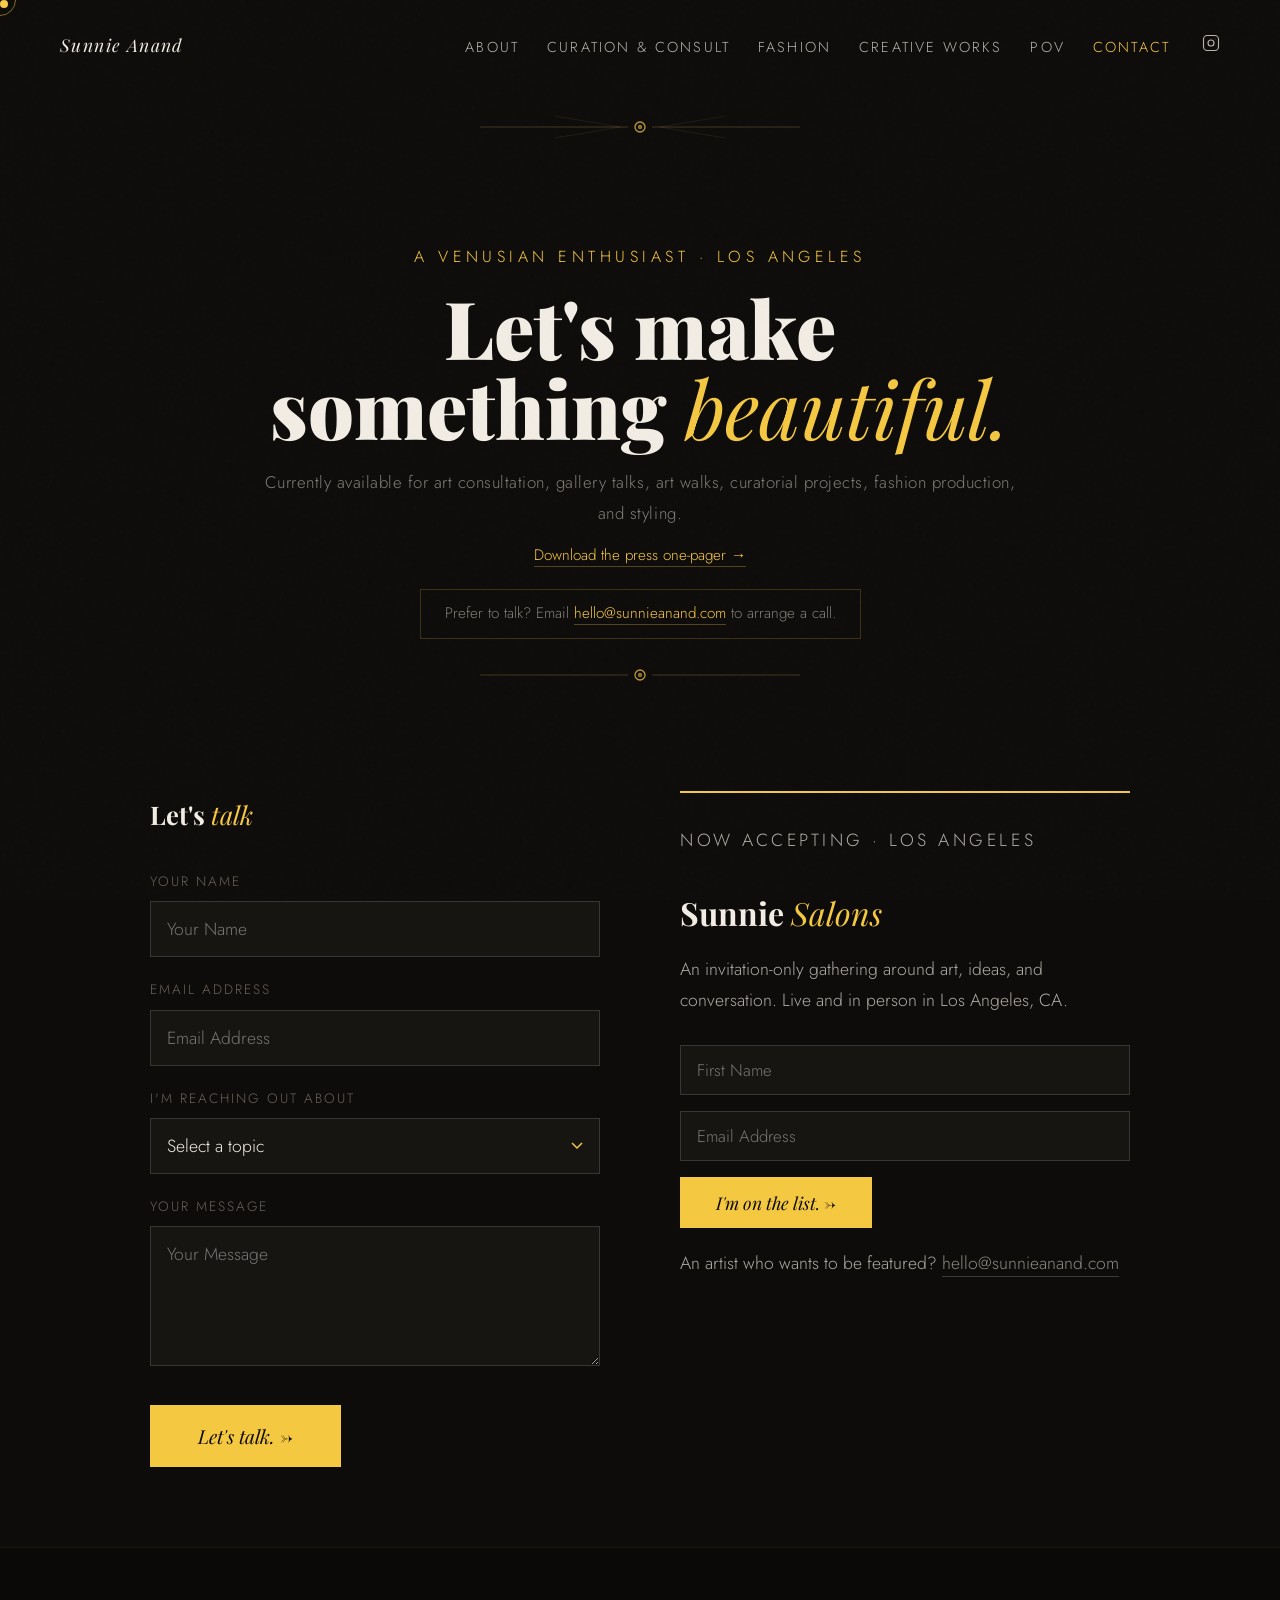
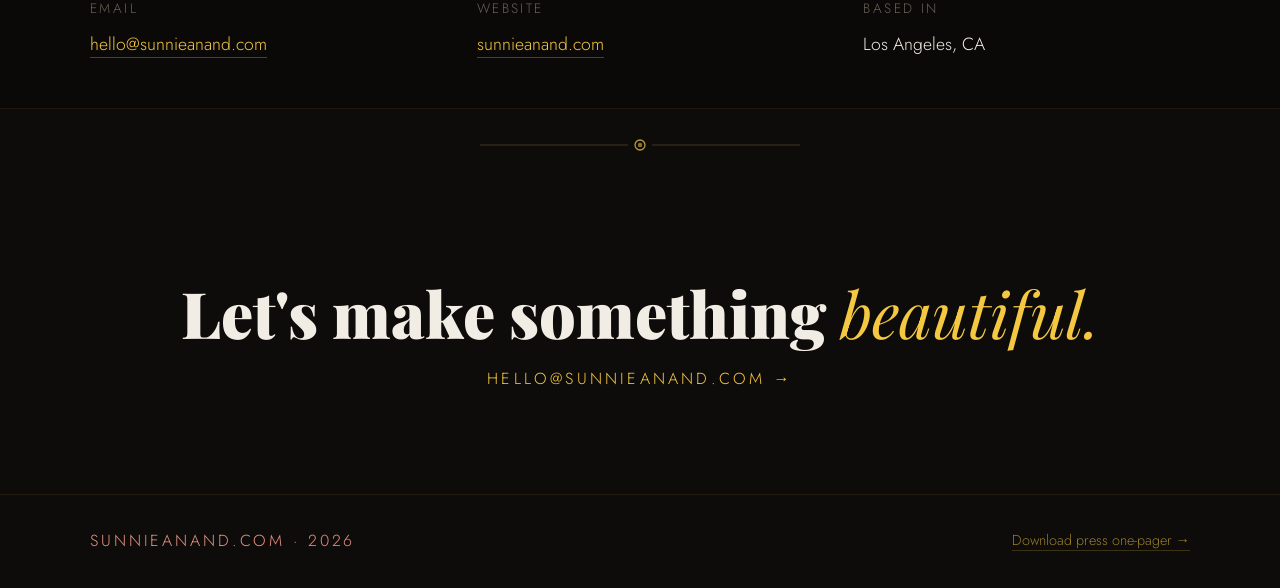
<file: contact.html>
<!DOCTYPE html>
<html lang="en">
<head>
<meta charset="UTF-8"><meta name="viewport" content="width=device-width, initial-scale=1.0">
<title>Contact — Sunnie Anand</title>
<link href="https://fonts.googleapis.com/css2?family=Playfair+Display:ital,wght@0,400;0,700;0,900;1,400;1,700&family=Jost:ital,wght@0,200;0,300;0,400;1,300;1,400&display=swap" rel="stylesheet">
<style>
* { margin:0; padding:0; box-sizing:border-box; }
:root { --black:#0e0c0a; --off-white:#f2ede4; --warm-white:#faf7f2; --marigold:#f5c842; --gold:#c9a84c; --rose:#e8917f; --rose-deep:#8c4a3f; --ink:#1c1814; --mid:#6b6259; }
html { scroll-behavior:smooth; overflow-x:hidden; }
body { background:var(--black); color:var(--off-white); font-family:'Jost',sans-serif; font-weight:300; font-size:1.2rem; line-height:1.8; overflow-x:hidden; cursor:none; }
.cursor { width:8px; height:8px; background:var(--marigold); border-radius:50%; position:fixed; top:0; left:0; pointer-events:none; z-index:9999; mix-blend-mode:screen; }
.cursor-ring { width:32px; height:32px; border:1px solid rgba(245,200,66,0.5); border-radius:50%; position:fixed; top:0; left:0; pointer-events:none; z-index:9998; transition:transform 0.4s ease, width 0.3s, height 0.3s, border-color 0.3s; }
body::before { content:''; position:fixed; inset:0; background-image:url("data:image/svg+xml,%3Csvg viewBox='0 0 256 256' xmlns='http://www.w3.org/2000/svg'%3E%3Cfilter id='noise'%3E%3CfeTurbulence type='fractalNoise' baseFrequency='0.9' numOctaves='4' stitchTiles='stitch'/%3E%3C/filter%3E%3Crect width='100%25' height='100%25' filter='url(%23noise)' opacity='0.04'/%3E%3C/svg%3E"); pointer-events:none; z-index:1000; opacity:0.5; }

/* NAV */
nav { display:flex; justify-content:space-between; align-items:center; padding:28px 60px; position:relative; z-index:20; }
.nav-logo { font-family:'Playfair Display',serif; font-style:italic; font-weight:400; font-size:1.1rem; letter-spacing:0.08em; color:var(--off-white); text-decoration:none; transition:color 0.2s; }
.nav-logo:hover { color:var(--marigold); }
.nav-links { display:flex; gap:28px; list-style:none; flex-wrap:wrap; align-items:center; }
.nav-links a { font-size:0.9rem; letter-spacing:0.15em; text-transform:uppercase; color:rgba(242,237,228,0.75); text-decoration:none; transition:color 0.2s; }
.nav-links a:hover, .nav-links a.active { color:var(--marigold); }
.hamburger { display:none; flex-direction:column; gap:5px; cursor:pointer; padding:8px; z-index:200; background:none; border:none; }
.hamburger span { display:block; width:24px; height:2px; background:var(--off-white); transition:transform 0.3s, opacity 0.3s; }
.hamburger.open span:nth-child(1) { transform:translateY(7px) rotate(45deg); }
.hamburger.open span:nth-child(2) { opacity:0; }
.hamburger.open span:nth-child(3) { transform:translateY(-7px) rotate(-45deg); }
.mobile-menu { display:none; position:fixed; inset:0; background:rgba(14,12,10,0.98); z-index:150; flex-direction:column; align-items:center; justify-content:center; }
.mobile-menu.open { display:flex; }
.mobile-menu a { font-family:'Playfair Display',serif; font-size:clamp(1.6rem,6vw,2.4rem); font-style:italic; color:var(--off-white); text-decoration:none; padding:16px 40px; letter-spacing:0.04em; transition:color 0.2s; border-bottom:1px solid rgba(245,200,66,0.08); width:100%; text-align:center; }
.mobile-menu a:last-child { border-bottom:none; }
.mobile-menu a:hover, .mobile-menu a.active { color:var(--marigold); }
.mobile-menu-close { position:absolute; top:24px; right:24px; font-size:2rem; color:var(--off-white); background:none; border:none; cursor:pointer; padding:8px; opacity:0.7; line-height:1; }
@media(max-width:900px) { nav { padding:20px 24px; } .nav-links { display:none; } .hamburger { display:flex; } }

/* BURST */
.burst-divider { width:100%; display:flex; align-items:center; justify-content:center; padding:20px 0; }

/* PAGE HERO */
.contact-hero { max-width:900px; margin:0 auto; padding:80px 60px 0; text-align:center; }
.contact-eyebrow { font-size:1rem; letter-spacing:0.28em; text-transform:uppercase; color:var(--marigold); margin-bottom:16px; opacity:0; animation:fadeUp 0.8s 0.2s forwards; }
.contact-h1 { font-family:'Playfair Display',serif; font-size:clamp(2.5rem,7vw,5rem); font-weight:900; color:var(--off-white); line-height:1; opacity:0; animation:fadeUp 0.8s 0.4s forwards; }
.contact-h1 em { color:var(--marigold); font-style:italic; font-weight:400; }
.contact-avail { margin-top:20px; font-size:1.05rem; color:rgba(242,237,228,0.5); font-family:'Jost',sans-serif; font-weight:300; letter-spacing:0.03em; opacity:0; animation:fadeUp 0.8s 0.55s forwards; }
.contact-press-above { margin-top:14px; font-size:0.95rem; color:rgba(242,237,228,0.4); font-family:'Jost',sans-serif; font-weight:300; opacity:0; animation:fadeUp 0.8s 0.65s forwards; }
.contact-press-above a { color:var(--marigold); text-decoration:none; border-bottom:1px solid rgba(245,200,66,0.3); transition:border-color 0.2s; }
.contact-press-above a:hover { border-color:var(--marigold); }

/* PREFER TO TALK */
.prefer-talk { display:inline-block; margin-top:20px; border:1px solid rgba(245,200,66,0.2); padding:10px 24px; font-size:0.95rem; color:rgba(242,237,228,0.5); font-family:'Jost',sans-serif; font-weight:300; opacity:0; animation:fadeUp 0.8s 0.75s forwards; }
.prefer-talk a { color:var(--marigold); text-decoration:none; border-bottom:1px solid rgba(245,200,66,0.3); }
.prefer-talk a:hover { border-color:var(--marigold); }

/* MAIN LAYOUT */
.contact-grid { display:grid; grid-template-columns:1fr 1fr; gap:80px; max-width:1100px; margin:0 auto; padding:80px 60px; align-items:start; }

/* FORM */
.contact-form-col h2 { font-family:'Playfair Display',serif; font-size:1.6rem; font-weight:700; color:var(--off-white); margin-bottom:32px; }
.contact-form-col h2 em { color:var(--marigold); font-style:italic; font-weight:400; }
.form-group { margin-bottom:20px; }
.form-group label { display:block; font-size:0.85rem; letter-spacing:0.15em; text-transform:uppercase; color:var(--mid); margin-bottom:8px; }
.form-group input,
.form-group select,
.form-group textarea { width:100%; background:rgba(242,237,228,0.04); border:1px solid rgba(242,237,228,0.15); color:var(--off-white); font-family:'Jost',sans-serif; font-weight:300; font-size:1.1rem; padding:14px 16px; outline:none; transition:border-color 0.2s; -webkit-appearance:none; appearance:none; }
.form-group input:focus,
.form-group select:focus,
.form-group textarea:focus { border-color:var(--marigold); }
.form-group select { background-image:url("data:image/svg+xml,%3Csvg xmlns='http://www.w3.org/2000/svg' width='12' height='8' viewBox='0 0 12 8'%3E%3Cpath d='M1 1l5 5 5-5' stroke='%23f5c842' stroke-width='1.5' fill='none'/%3E%3C/svg%3E"); background-repeat:no-repeat; background-position:right 16px center; padding-right:40px; cursor:pointer; }
.form-group select option { background:#1a1814; color:var(--off-white); }
.form-group textarea { resize:vertical; min-height:140px; }
.form-submit { font-family:'Playfair Display',serif; font-style:italic; font-size:1.2rem; color:var(--black); background:var(--marigold); border:none; padding:18px 48px; cursor:pointer; transition:background 0.2s, opacity 0.2s; display:inline-block; margin-top:8px; }
.form-submit:hover { background:var(--gold); }

/* SALONS */
.salons-col { border-top:2px solid var(--marigold); padding-top:32px; }
.salons-col h3 { font-family:'Playfair Display',serif; font-size:clamp(1.4rem,2.5vw,2rem); font-weight:700; color:var(--off-white); margin-bottom:12px; }
.salons-col h3 em { color:var(--marigold); font-style:italic; font-weight:400; }
.salons-col p { font-size:1.1rem; color:rgba(242,237,228,0.7); line-height:1.8; margin-bottom:28px; }
.salons-tag { font-size:0.88rem; letter-spacing:0.2em; text-transform:uppercase; color:var(--marigold); margin-bottom:16px; }
.salon-form-group { margin-bottom:16px; }
.salon-form-group input { width:100%; background:rgba(242,237,228,0.04); border:1px solid rgba(242,237,228,0.15); color:var(--off-white); font-family:'Jost',sans-serif; font-weight:300; font-size:1.05rem; padding:12px 16px; outline:none; transition:border-color 0.2s; }
.salon-form-group input:focus { border-color:var(--marigold); }
.salon-submit { font-family:'Playfair Display',serif; font-style:italic; font-size:1.1rem; color:var(--black); background:var(--marigold); border:none; padding:14px 36px; cursor:pointer; transition:background 0.2s; }
.salon-submit:hover { background:var(--gold); }
.salon-success { display:none; font-size:1rem; color:var(--marigold); margin-top:16px; letter-spacing:0.05em; }
.salon-artist-note { margin-top:20px; font-size:1rem; color:rgba(242,237,228,0.4); }
.salon-artist-note a { color:rgba(242,237,228,0.55); border-bottom:1px solid rgba(242,237,228,0.2); text-decoration:none; }

/* INFO STRIP */
.contact-info-strip { background:#0a0907; border-top:1px solid rgba(245,200,66,0.08); border-bottom:1px solid rgba(245,200,66,0.08); padding:48px 60px; }
.contact-info-inner { max-width:1100px; margin:0 auto; display:flex; gap:60px; align-items:flex-start; flex-wrap:wrap; }
.info-item { flex:1; min-width:180px; }
.info-label { font-size:0.85rem; letter-spacing:0.18em; text-transform:uppercase; color:var(--mid); margin-bottom:8px; }
.info-value { font-size:1.1rem; color:var(--off-white); }
.info-value a { color:var(--marigold); text-decoration:none; border-bottom:1px solid rgba(245,200,66,0.3); }

/* LMSB */
.lmsb-strip { background:var(--black); text-align:center; padding:100px 40px; }
.lmsb-main { font-family:'Playfair Display',serif; font-size:clamp(2rem,5.6vw,4rem); font-weight:900; color:var(--off-white); text-decoration:none; display:block; line-height:1; transition:opacity 0.3s; }
.lmsb-main em { color:var(--marigold); font-style:italic; font-weight:400; }
.lmsb-main:hover { opacity:0.8; }
.lmsb-sub { display:block; margin-top:20px; font-size:1rem; letter-spacing:0.2em; text-transform:uppercase; color:var(--marigold); text-decoration:none; }

/* BACK TO TOP */
.back-to-top { position:fixed; bottom:32px; right:32px; width:44px; height:44px; background:rgba(14,12,10,0.85); border:1px solid rgba(245,200,66,0.3); color:var(--marigold); font-size:1.2rem; display:flex; align-items:center; justify-content:center; text-decoration:none; opacity:0; transition:opacity 0.3s; z-index:500; }
.back-to-top.visible { opacity:1; }
.back-to-top:hover { border-color:var(--marigold); }

.site-footer { background:var(--black); text-align:center; padding:32px 60px; border-top:1px solid rgba(245,200,66,0.08); }
.footer-inner { max-width:1100px; margin:0 auto; display:flex; align-items:center; justify-content:space-between; flex-wrap:wrap; gap:16px; }
.footer-note { font-size:1rem; letter-spacing:0.18em; text-transform:uppercase; color:var(--rose); }
.footer-press { font-size:0.9rem; color:rgba(242,237,228,0.35); font-family:'Jost',sans-serif; font-weight:300; }
.footer-press a { color:rgba(245,200,66,0.6); text-decoration:none; border-bottom:1px solid rgba(245,200,66,0.2); transition:color 0.2s; }
.footer-press a:hover { color:var(--marigold); }

@keyframes fadeUp { from { opacity:0; transform:translateY(30px); } to { opacity:1; transform:translateY(0); } }
.reveal { opacity:0; transform:translateY(40px); transition:opacity 0.8s ease, transform 0.8s ease; }
.reveal.visible { opacity:1; transform:translateY(0); }

@media(max-width:900px) {
  .contact-hero { padding:60px 24px 0; }
  .contact-grid { grid-template-columns:1fr; gap:60px; padding:60px 24px; }
  .contact-info-strip { padding:40px 24px; }
  .contact-info-inner { flex-direction:column; gap:32px; }
}

/* IG ICON */
.ig-link { display:inline-flex; align-items:center; justify-content:center; color:rgba(242,237,228,0.6); transition:color 0.2s; text-decoration:none; }
.ig-link:hover { color:var(--marigold); }
.ig-link svg { width:18px; height:18px; fill:none; stroke:currentColor; stroke-width:1.5; stroke-linecap:round; stroke-linejoin:round; }
.nav-ig { margin-left:4px; }
.lmsb-ig { margin-top:16px; display:flex; align-items:center; justify-content:center; }
.lmsb-ig a { color:rgba(242,237,228,0.4); transition:color 0.2s; display:inline-flex; align-items:center; }
.lmsb-ig a:hover { color:var(--marigold); }
.lmsb-ig svg { width:18px; height:18px; fill:none; stroke:currentColor; stroke-width:1.5; stroke-linecap:round; stroke-linejoin:round; }
</style>
</head>
<body>

<div class="cursor" id="cursor"></div>
<div class="cursor-ring" id="cursorRing"></div>
<a class="back-to-top" id="backTop" href="#" onclick="window.scrollTo({top:0,behavior:'smooth'});return false;">↑</a>

<!-- MOBILE MENU -->
<div class="mobile-menu" id="mobileMenu">
  <button class="mobile-menu-close" onclick="closeMobileMenu()">×</button>
  <a href="index.html#about">About</a>
  <a href="curation.html">Curation &amp; Consult</a>
  <a href="fashion.html">Fashion</a>
  <a href="works.html">Creative Works</a>
  <a href="pov.html">POV</a>
  <a href="contact.html" class="active">Contact</a>
  <a href="https://instagram.com/sunnie.anand" target="_blank" rel="noopener" style="display:flex;align-items:center;justify-content:center;gap:10px;"><svg viewBox="0 0 24 24" fill="none" stroke="currentColor" stroke-width="1.5" stroke-linecap="round" stroke-linejoin="round" width="20" height="20"><rect x="2" y="2" width="20" height="20" rx="5" ry="5"/><circle cx="12" cy="12" r="4"/><circle cx="17.5" cy="6.5" r="0.5" fill="currentColor" stroke="none"/></svg> @sunnie.anand</a>
</div>

<!-- NAV -->
<nav>
  <a href="index.html" class="nav-logo">Sunnie Anand</a>
  <ul class="nav-links">
    <li><a href="index.html#about">About</a></li>
    <li><a href="curation.html">Curation &amp; Consult</a></li>
    <li><a href="fashion.html">Fashion</a></li>
    <li><a href="works.html">Creative Works</a></li>
    <li><a href="pov.html">POV</a></li>
    <li><a href="contact.html" class="active">Contact</a></li>
      <li><a href="https://instagram.com/sunnie.anand" target="_blank" rel="noopener" class="ig-link nav-ig" aria-label="Instagram"><svg viewBox="0 0 24 24" fill="none" stroke="currentColor" stroke-width="1.5" stroke-linecap="round" stroke-linejoin="round" width="18" height="18"><rect x="2" y="2" width="20" height="20" rx="5" ry="5"/><circle cx="12" cy="12" r="4"/><circle cx="17.5" cy="6.5" r="0.5" fill="currentColor" stroke="none"/></svg></a></li>
    </ul>
  <button class="hamburger" id="hamburgerBtn" onclick="toggleMobileMenu()" aria-label="Menu"><span></span><span></span><span></span></button>
</nav>

<!-- BURST -->
<div class="burst-divider" style="background:var(--black);">
  <svg width="320" height="32" viewBox="0 0 320 32" xmlns="http://www.w3.org/2000/svg"><line x1="148" y1="16" x2="0" y2="16" stroke="#c9a84c" stroke-width="0.8" stroke-opacity="0.35"/><line x1="140" y1="16" x2="75" y2="5" stroke="#c9a84c" stroke-width="0.5" stroke-opacity="0.2"/><line x1="140" y1="16" x2="75" y2="27" stroke="#c9a84c" stroke-width="0.5" stroke-opacity="0.2"/><circle cx="160" cy="16" r="5" fill="none" stroke="#f5c842" stroke-width="1.3" stroke-opacity="0.75"/><circle cx="160" cy="16" r="2.2" fill="#f5c842" fill-opacity="0.55"/><line x1="172" y1="16" x2="320" y2="16" stroke="#c9a84c" stroke-width="0.8" stroke-opacity="0.35"/><line x1="180" y1="16" x2="245" y2="5" stroke="#c9a84c" stroke-width="0.5" stroke-opacity="0.2"/><line x1="180" y1="16" x2="245" y2="27" stroke="#c9a84c" stroke-width="0.5" stroke-opacity="0.2"/></svg>
</div>

<!-- PAGE HERO -->
<div class="contact-hero">
  <p class="contact-eyebrow">A Venusian enthusiast · Los Angeles</p>
  <h1 class="contact-h1">Let's make <br>something <em>beautiful.</em></h1>
  <p class="contact-avail">Currently available for art consultation, gallery talks, art walks, curatorial projects, fashion production, and styling.</p>
  <p class="contact-press-above"><a href="https://sunnieanand.com/sunnieAnand_press.pdf" target="_blank">Download the press one-pager →</a></p>
  <div class="prefer-talk">Prefer to talk? Email <a href="mailto:hello@sunnieanand.com">hello@sunnieanand.com</a> to arrange a call.</div>
</div>

<!-- BURST -->
<div class="burst-divider" style="background:var(--black);">
  <svg width="320" height="32" viewBox="0 0 320 32" xmlns="http://www.w3.org/2000/svg"><line x1="148" y1="16" x2="0" y2="16" stroke="#c9a84c" stroke-width="0.8" stroke-opacity="0.35"/><circle cx="160" cy="16" r="5" fill="none" stroke="#f5c842" stroke-width="1.3" stroke-opacity="0.75"/><circle cx="160" cy="16" r="2.2" fill="#f5c842" fill-opacity="0.55"/><line x1="172" y1="16" x2="320" y2="16" stroke="#c9a84c" stroke-width="0.8" stroke-opacity="0.35"/></svg>
</div>

<!-- MAIN CONTACT GRID -->
<div class="contact-grid reveal">

  <!-- CONTACT FORM -->
  <div class="contact-form-col">
    <h2>Let's <em>talk</em></h2>
    <form action="https://formspree.io/f/meenpzgo" method="POST" onsubmit="return handleSubmit(event)">
      <div class="form-group">
        <label for="name">Your Name</label>
        <input type="text" id="name" name="name" placeholder="Your Name" required>
      </div>
      <div class="form-group">
        <label for="email">Email Address</label>
        <input type="email" id="email" name="email" placeholder="Email Address" required>
      </div>
      <div class="form-group">
        <label for="topic">I'm reaching out about</label>
        <select id="topic" name="topic">
          <option value="">Select a topic</option>
          <option>Art Curation &amp; Consulting</option>
          <option>Sunnie Salons Waitlist</option>
          <option>Commission a Creative Work</option>
          <option>Fashion &amp; Styling</option>
          <option>Press &amp; Media</option>
          <option>Speaking &amp; Art Talks</option>
          <option>General Hello</option>
        </select>
      </div>
      <div class="form-group">
        <label for="message">Your Message</label>
        <textarea id="message" name="message" placeholder="Your Message"></textarea>
      </div>
      <button type="submit" class="form-submit">Let's talk. →</button>
    </form>
  </div>

  <!-- SALONS WAITLIST -->
  <div class="salons-col" id="salons">
    <p class="salons-tag">Now Accepting · Los Angeles</p>
    <h3>Sunnie <em>Salons</em></h3>
    <p>An invitation-only gathering around art, ideas, and conversation. Live and in person in Los Angeles, CA.</p>
    <form id="salonForm" action="https://app.kit.com/forms/9430928/subscriptions" method="post" onsubmit="return handleSalonSubmit(event)">
      <div class="salon-form-group">
        <input type="text" name="fields[first_name]" placeholder="First Name" required>
      </div>
      <div class="salon-form-group">
        <input type="email" name="email_address" placeholder="Email Address" required>
      </div>
      <button type="submit" class="salon-submit">I'm on the list. →</button>
      <p class="salon-success" id="salonSuccess">You're on the list. ✦ Watch your inbox.</p>
    </form>
    <p class="salon-artist-note">An artist who wants to be featured? <a href="mailto:hello@sunnieanand.com">hello@sunnieanand.com</a></p>
  </div>

</div>

<!-- INFO STRIP -->
<div class="contact-info-strip reveal">
  <div class="contact-info-inner">
    <div class="info-item">
      <div class="info-label">Email</div>
      <div class="info-value"><a href="mailto:hello@sunnieanand.com">hello@sunnieanand.com</a></div>
    </div>
    <div class="info-item">
      <div class="info-label">Website</div>
      <div class="info-value"><a href="https://sunnieanand.com">sunnieanand.com</a></div>
    </div>
    <div class="info-item">
      <div class="info-label">Based in</div>
      <div class="info-value">Los Angeles, CA</div>
    </div>
  </div>
</div>

<!-- BURST -->
<div class="burst-divider" style="background:var(--black);">
  <svg width="320" height="32" viewBox="0 0 320 32" xmlns="http://www.w3.org/2000/svg"><line x1="148" y1="16" x2="0" y2="16" stroke="#c9a84c" stroke-width="0.8" stroke-opacity="0.35"/><circle cx="160" cy="16" r="5" fill="none" stroke="#f5c842" stroke-width="1.3" stroke-opacity="0.75"/><circle cx="160" cy="16" r="2.2" fill="#f5c842" fill-opacity="0.55"/><line x1="172" y1="16" x2="320" y2="16" stroke="#c9a84c" stroke-width="0.8" stroke-opacity="0.35"/></svg>
</div>

<!-- LMSB -->
<div class="lmsb-strip">
  <a href="mailto:hello@sunnieanand.com" class="lmsb-main">Let's make something <em>beautiful.</em></a>
  <a href="mailto:hello@sunnieanand.com" class="lmsb-sub">hello@sunnieanand.com →</a>
</div>

<!-- FOOTER -->
<footer class="site-footer">
  <div class="footer-inner">
    <p class="footer-note">SunnieAnand.com · 2026</p>
    <p class="footer-press"><a href="https://sunnieanand.com/sunnieAnand_press.pdf" target="_blank">Download press one-pager →</a></p>
  </div>
</footer>

<script>
function handleSubmit(e) {
  // Let Formspree handle submission natively — don't preventDefault
  const btn = e.target.querySelector('.form-submit');
  btn.textContent = 'Sending... ✦';
  btn.style.background = 'var(--gold)';
  btn.disabled = true;
  return true; // allow native submit to Formspree
}
function handleSalonSubmit(e) {
  const form = document.getElementById('salonForm');

  // Create hidden iframe to absorb Kit redirect
  let iframe = document.getElementById('kit-frame');
  if (!iframe) {
    iframe = document.createElement('iframe');
    iframe.id = 'kit-frame';
    iframe.name = 'kit-frame';
    iframe.style.display = 'none';
    document.body.appendChild(iframe);
  }
  form.target = 'kit-frame';

  // Clear fields and show success after delay
  setTimeout(function() {
    form.querySelectorAll('input').forEach(i => i.value = '');
    form.querySelector('.salon-submit').style.display = 'none';
    document.getElementById('salonSuccess').style.display = 'block';
  }, 600);

  return true; // allow native submit to Kit
}

function toggleMobileMenu() {
  const menu = document.getElementById('mobileMenu'), btn = document.getElementById('hamburgerBtn');
  menu.classList.toggle('open'); btn.classList.toggle('open');
  document.body.style.overflow = menu.classList.contains('open') ? 'hidden' : '';
}
function closeMobileMenu() {
  document.getElementById('mobileMenu').classList.remove('open');
  document.getElementById('hamburgerBtn').classList.remove('open');
  document.body.style.overflow = '';
}
document.querySelectorAll('.mobile-menu a').forEach(a => a.addEventListener('click', closeMobileMenu));

const backTop = document.getElementById('backTop');
window.addEventListener('scroll', () => backTop.classList.toggle('visible', window.scrollY > 400));

const cursor = document.getElementById('cursor'), ring = document.getElementById('cursorRing');
let mx=0,my=0,rx=0,ry=0;
document.addEventListener('mousemove', e => { mx=e.clientX; my=e.clientY; cursor.style.transform=`translate(${mx-4}px,${my-4}px)`; });
function animRing(){rx+=(mx-rx)*0.12;ry+=(my-ry)*0.12;ring.style.transform=`translate(${rx-16}px,${ry-16}px)`;requestAnimationFrame(animRing);}
animRing();
document.querySelectorAll('a,input,textarea,select,button').forEach(el=>{
  el.addEventListener('mouseenter',()=>{ring.style.width='52px';ring.style.height='52px';ring.style.borderColor='rgba(245,200,66,0.8)';});
  el.addEventListener('mouseleave',()=>{ring.style.width='32px';ring.style.height='32px';ring.style.borderColor='rgba(245,200,66,0.5)';});
});

const obs = new IntersectionObserver(entries => { entries.forEach(e => { if(e.isIntersecting) e.target.classList.add('visible'); }); }, { threshold:0.06 });
document.querySelectorAll('.reveal').forEach(el => obs.observe(el));
</script>
</body>
</html>
</file>
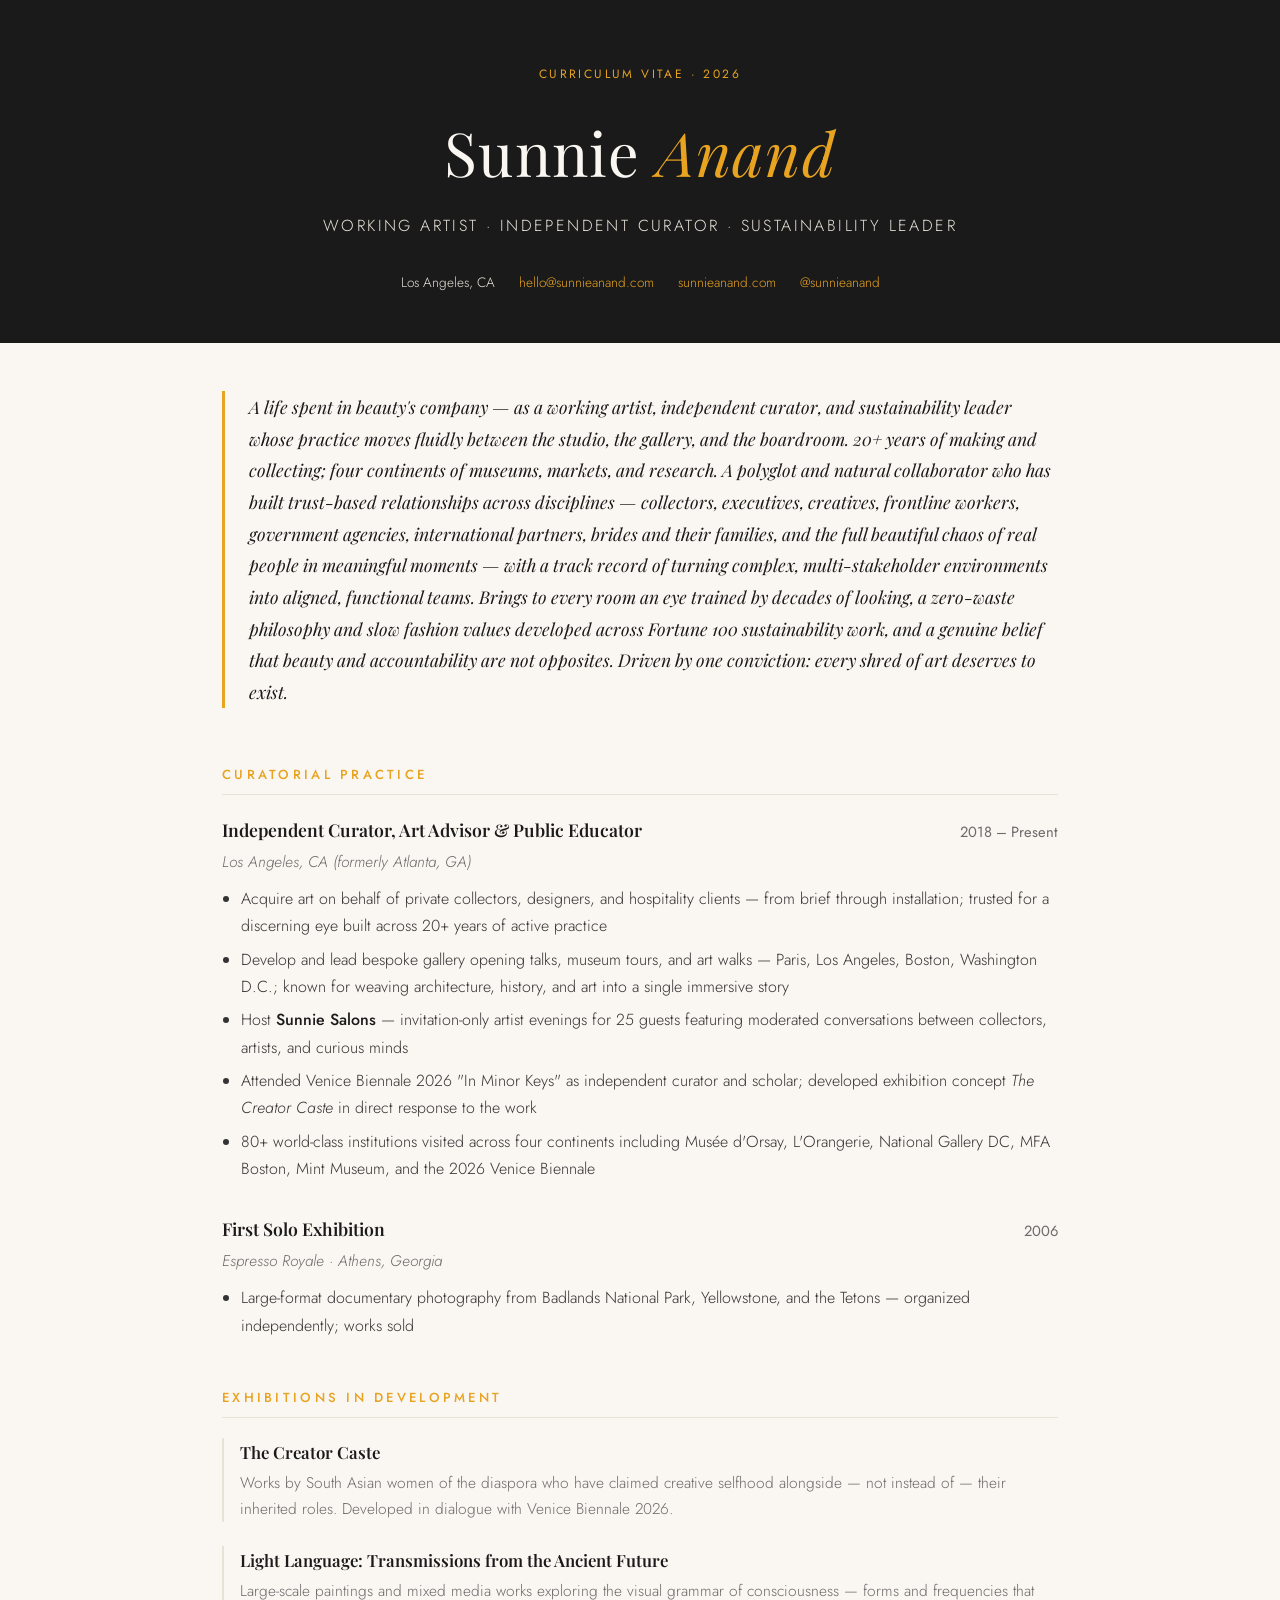
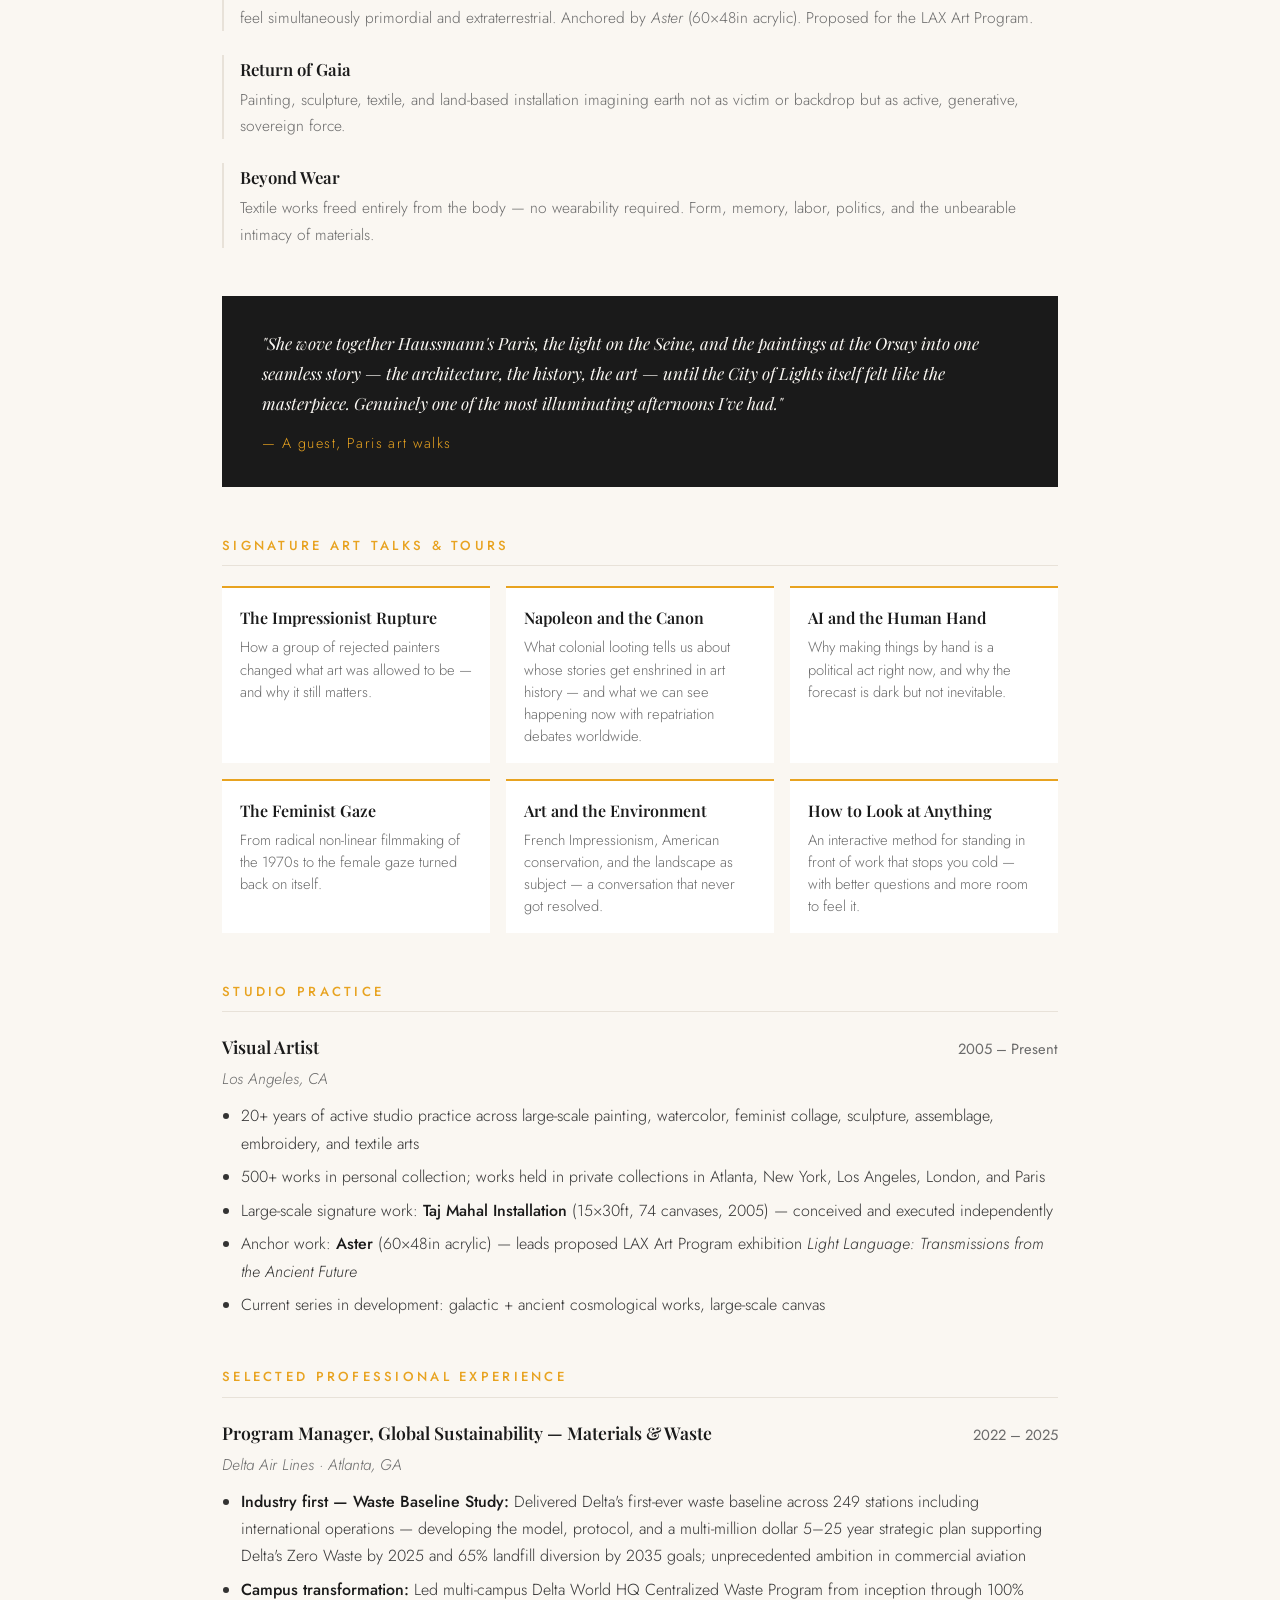
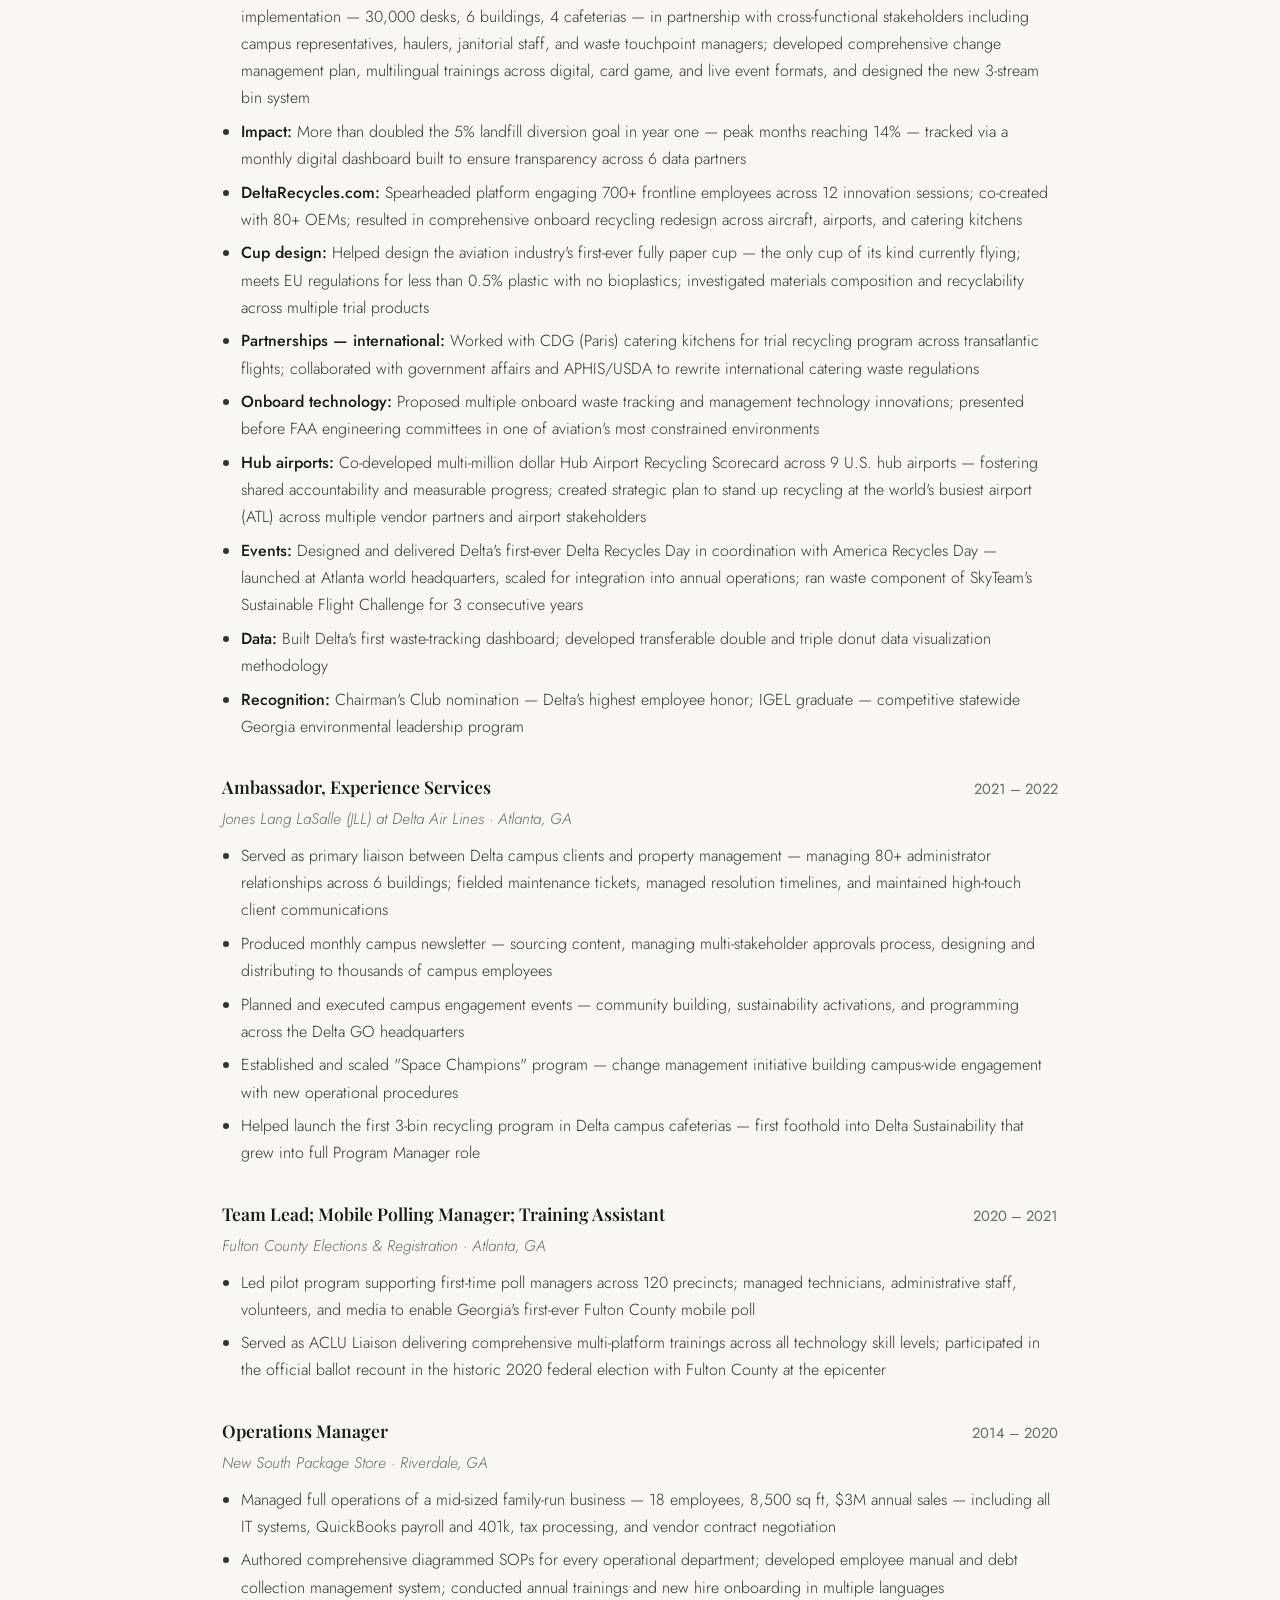
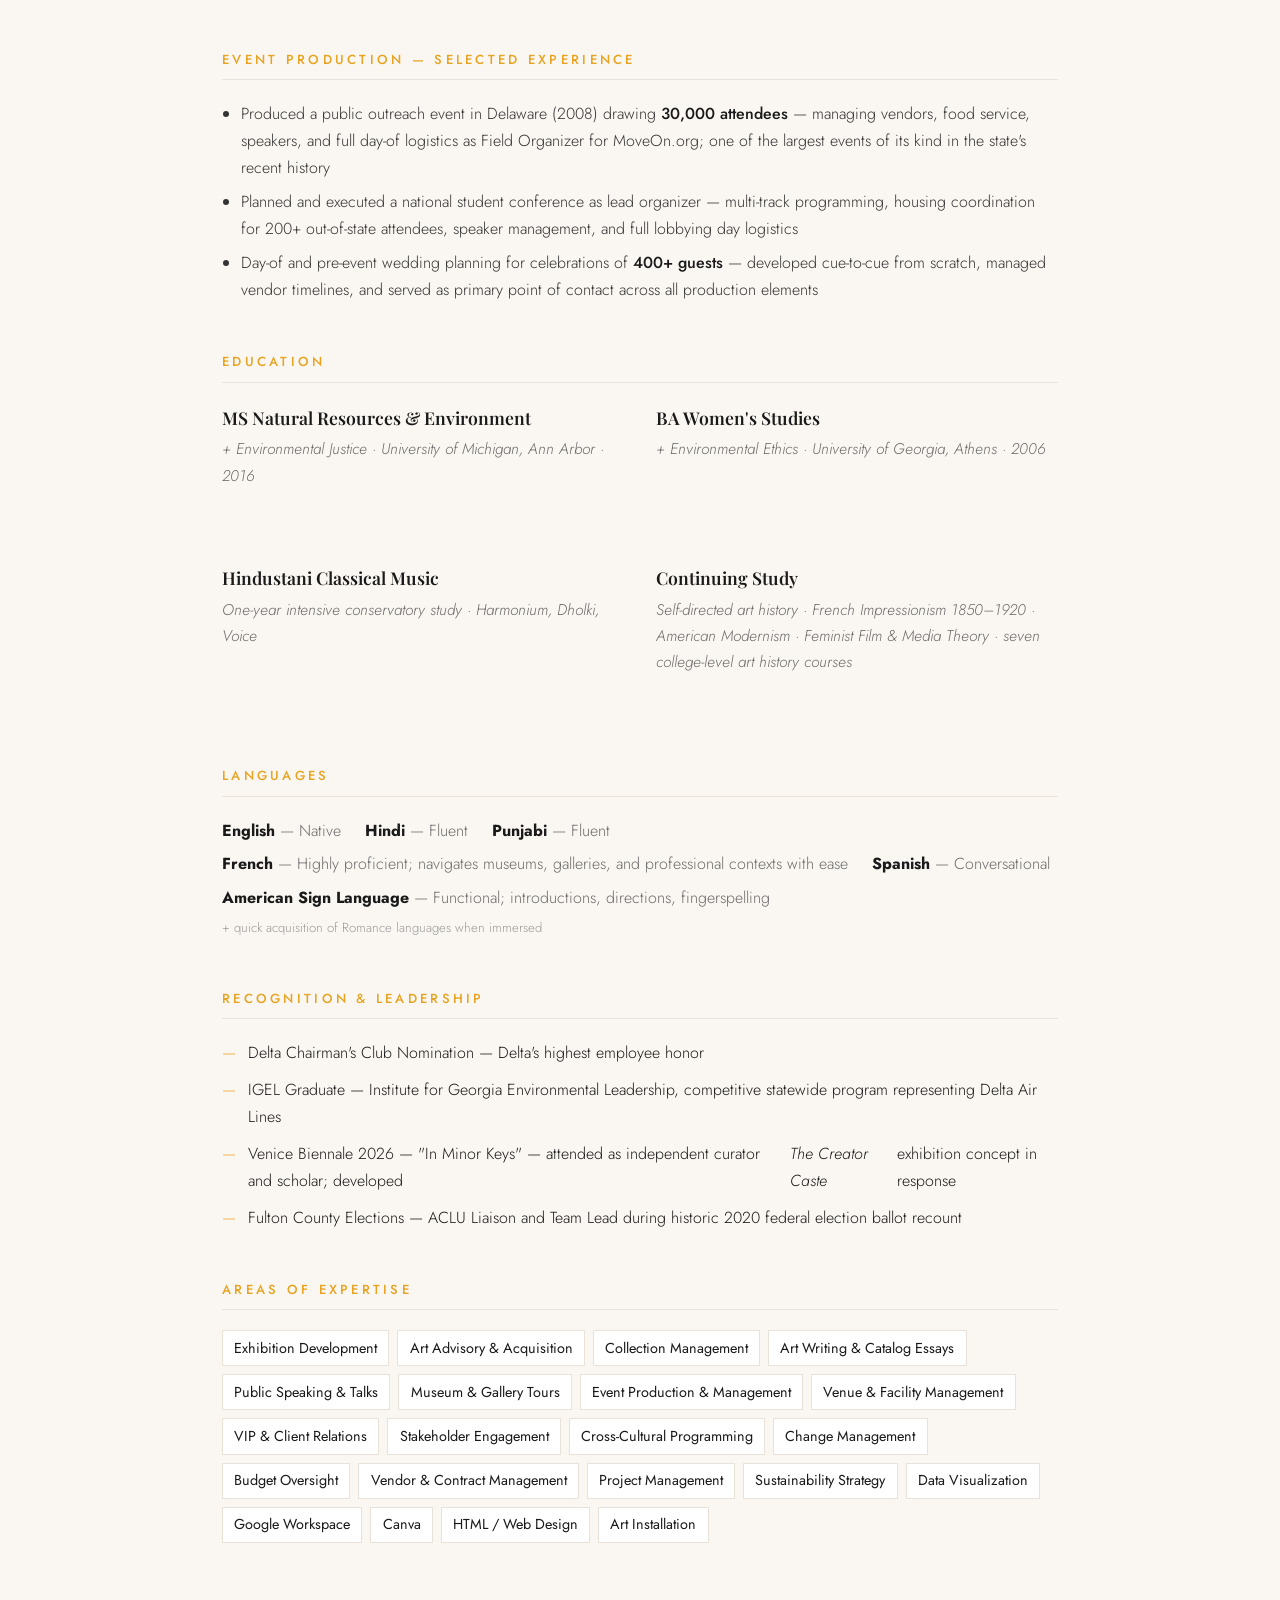
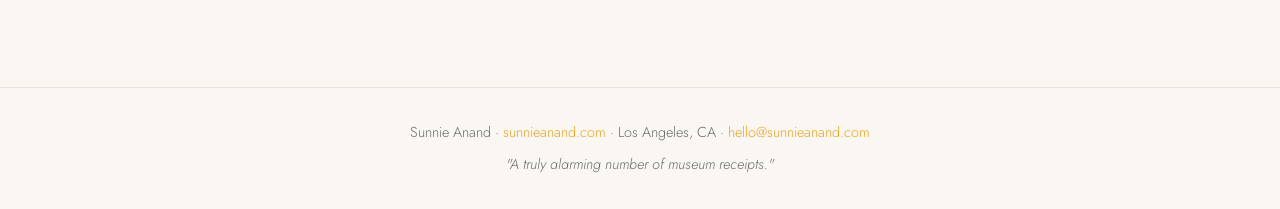
<file: resume.html>
<!DOCTYPE html>
<html lang="en">
<head>
  <meta charset="UTF-8" />
  <meta name="viewport" content="width=device-width, initial-scale=1.0" />
  <title>Sunnie Anand — Curriculum Vitae</title>
  <link href="https://fonts.googleapis.com/css2?family=Playfair+Display:ital,wght@0,400;0,600;1,400&family=Jost:wght@300;400;500&display=swap" rel="stylesheet" />
  <style>
    *, *::before, *::after { box-sizing: border-box; margin: 0; padding: 0; }
    :root {
      --black: #1a1a1a; --marigold: #E8A320; --gold: #C8941A;
      --rose: #C4776A; --cream: #FAF7F2; --mid: #6b6b6b; --light: #e8e2d9;
    }
    body { font-family: 'Jost', sans-serif; font-weight: 300; background: var(--cream); color: var(--black); line-height: 1.7; }
    header { background: var(--black); color: var(--cream); padding: 4rem 2rem 3rem; text-align: center; }
    header .eyebrow { font-family: 'Jost', sans-serif; font-weight: 400; font-size: 0.75rem; letter-spacing: 0.2em; text-transform: uppercase; color: var(--marigold); margin-bottom: 1rem; }
    header h1 { font-family: 'Playfair Display', serif; font-size: clamp(2.2rem, 6vw, 3.8rem); font-weight: 400; letter-spacing: 0.02em; margin-bottom: 0.5rem; }
    header h1 em { color: var(--marigold); font-style: italic; }
    header .title { font-family: 'Jost', sans-serif; font-weight: 300; font-size: 1rem; letter-spacing: 0.15em; text-transform: uppercase; color: var(--light); margin-bottom: 2rem; }
    header .contact-row { display: flex; flex-wrap: wrap; justify-content: center; gap: 1.5rem; font-size: 0.85rem; color: var(--light); }
    header .contact-row a { color: var(--marigold); text-decoration: none; border-bottom: 1px solid transparent; transition: border-color 0.2s; }
    header .contact-row a:hover { border-color: var(--marigold); }
    .page { max-width: 900px; margin: 0 auto; padding: 3rem 2rem 6rem; }
    .profile { border-left: 3px solid var(--marigold); padding-left: 1.5rem; margin-bottom: 3.5rem; }
    .profile p { font-family: 'Playfair Display', serif; font-style: italic; font-size: 1.1rem; color: var(--black); line-height: 1.8; }
    section { margin-bottom: 3rem; }
    .section-label { font-family: 'Jost', sans-serif; font-weight: 500; font-size: 0.82rem; letter-spacing: 0.25em; text-transform: uppercase; color: var(--marigold); margin-bottom: 1.25rem; padding-bottom: 0.5rem; border-bottom: 1px solid var(--light); }
    .entry { margin-bottom: 2rem; }
    .entry-header { display: flex; justify-content: space-between; align-items: baseline; flex-wrap: wrap; gap: 0.5rem; margin-bottom: 0.25rem; }
    .entry-title { font-family: 'Playfair Display', serif; font-size: 1.1rem; font-weight: 600; }
    .entry-date { font-size: 0.92rem; color: var(--mid); font-weight: 400; white-space: nowrap; }
    .entry-org { font-size: 0.97rem; color: var(--mid); margin-bottom: 0.6rem; font-style: italic; }
    .entry ul { padding-left: 1.2rem; }
    .entry ul li { font-size: 1rem; margin-bottom: 0.4rem; color: #333; }
    .entry ul li strong { color: var(--black); font-weight: 500; }
    .talks-grid { display: grid; grid-template-columns: repeat(auto-fill, minmax(240px, 1fr)); gap: 1rem; }
    .talk-card { background: white; border-top: 2px solid var(--marigold); padding: 1rem 1.1rem; }
    .talk-card h4 { font-family: 'Playfair Display', serif; font-size: 1rem; font-weight: 600; margin-bottom: 0.3rem; }
    .talk-card p { font-size: 0.92rem; color: var(--mid); line-height: 1.5; }
    .exhibition-entry { margin-bottom: 1.5rem; padding-left: 1rem; border-left: 2px solid var(--light); }
    .exhibition-entry h4 { font-family: 'Playfair Display', serif; font-size: 1.05rem; font-weight: 600; margin-bottom: 0.2rem; }
    .exhibition-entry p { font-size: 0.97rem; color: var(--mid); }
    .two-col { display: grid; grid-template-columns: 1fr 1fr; gap: 2rem; }
    @media (max-width: 600px) { .two-col { grid-template-columns: 1fr; } .entry-header { flex-direction: column; } }
    .tags { display: flex; flex-wrap: wrap; gap: 0.5rem; }
    .tag { font-size: 0.9rem; font-weight: 400; background: white; border: 1px solid var(--light); padding: 0.3rem 0.7rem; color: var(--black); }
    .recognition-item { display: flex; align-items: baseline; gap: 0.75rem; margin-bottom: 0.6rem; font-size: 1rem; }
    .recognition-item::before { content: '—'; color: var(--marigold); flex-shrink: 0; }
    .language-row { display: flex; flex-wrap: wrap; gap: 0.4rem 1.5rem; font-size: 1rem; }
    .language-row span { color: var(--mid); }
    .language-row span strong { color: var(--black); }
    footer { text-align: center; padding: 2rem; font-size: 0.9rem; color: var(--mid); border-top: 1px solid var(--light); }
    footer a { color: var(--marigold); text-decoration: none; }
    .pull-quote { background: var(--black); color: var(--cream); padding: 2rem 2.5rem; margin: 3rem 0; }
    .pull-quote p { font-family: 'Playfair Display', serif; font-style: italic; font-size: 1.05rem; line-height: 1.8; }
    .pull-quote cite { display: block; margin-top: 0.75rem; font-family: 'Jost', sans-serif; font-size: 0.9rem; letter-spacing: 0.1em; color: var(--marigold); font-style: normal; }
    @media print { header { background: white; color: black; } .pull-quote { background: #f0f0f0; color: black; } body { font-size: 12px; } }
  </style>
</head>
<body>

<header>
  <p class="eyebrow">Curriculum Vitae · 2026</p>
  <h1>Sunnie <em>Anand</em></h1>
  <p class="title">Working Artist · Independent Curator · Sustainability Leader</p>
  <div class="contact-row">
    <span>Los Angeles, CA</span>
    <a href="mailto:hello@sunnieanand.com">hello@sunnieanand.com</a>
    <a href="https://sunnieanand.com" target="_blank">sunnieanand.com</a>
    <a href="https://instagram.com/sunnieanand" target="_blank">@sunnieanand</a>
  </div>
</header>

<div class="page">

  <!-- PROFILE -->
  <div class="profile">
    <p>A life spent in beauty's company — as a working artist, independent curator, and sustainability leader whose practice moves fluidly between the studio, the gallery, and the boardroom. 20+ years of making and collecting; four continents of museums, markets, and research. A polyglot and natural collaborator who has built trust-based relationships across disciplines — collectors, executives, creatives, frontline workers, government agencies, international partners, brides and their families, and the full beautiful chaos of real people in meaningful moments — with a track record of turning complex, multi-stakeholder environments into aligned, functional teams. Brings to every room an eye trained by decades of looking, a zero-waste philosophy and slow fashion values developed across Fortune 100 sustainability work, and a genuine belief that beauty and accountability are not opposites. Driven by one conviction: every shred of art deserves to exist.</p>
  </div>

  <!-- CURATORIAL PRACTICE -->
  <section>
    <p class="section-label">Curatorial Practice</p>

    <div class="entry">
      <div class="entry-header">
        <span class="entry-title">Independent Curator, Art Advisor & Public Educator</span>
        <span class="entry-date">2018 – Present</span>
      </div>
      <p class="entry-org">Los Angeles, CA (formerly Atlanta, GA)</p>
      <ul>
        <li>Acquire art on behalf of private collectors, designers, and hospitality clients — from brief through installation; trusted for a discerning eye built across 20+ years of active practice</li>
        <li>Develop and lead bespoke gallery opening talks, museum tours, and art walks — Paris, Los Angeles, Boston, Washington D.C.; known for weaving architecture, history, and art into a single immersive story</li>
        <li>Host <strong>Sunnie Salons</strong> — invitation-only artist evenings for 25 guests featuring moderated conversations between collectors, artists, and curious minds</li>
        <li>Attended Venice Biennale 2026 "In Minor Keys" as independent curator and scholar; developed exhibition concept <em>The Creator Caste</em> in direct response to the work</li>
        <li>80+ world-class institutions visited across four continents including Musée d'Orsay, L'Orangerie, National Gallery DC, MFA Boston, Mint Museum, and the 2026 Venice Biennale</li>
      </ul>
    </div>

    <div class="entry">
      <div class="entry-header">
        <span class="entry-title">First Solo Exhibition</span>
        <span class="entry-date">2006</span>
      </div>
      <p class="entry-org">Espresso Royale · Athens, Georgia</p>
      <ul>
        <li>Large-format documentary photography from Badlands National Park, Yellowstone, and the Tetons — organized independently; works sold</li>
      </ul>
    </div>
  </section>

  <!-- EXHIBITIONS IN DEVELOPMENT -->
  <section>
    <p class="section-label">Exhibitions in Development</p>
    <div class="exhibition-entry">
      <h4>The Creator Caste</h4>
      <p>Works by South Asian women of the diaspora who have claimed creative selfhood alongside — not instead of — their inherited roles. Developed in dialogue with Venice Biennale 2026.</p>
    </div>
    <div class="exhibition-entry">
      <h4>Light Language: Transmissions from the Ancient Future</h4>
      <p>Large-scale paintings and mixed media works exploring the visual grammar of consciousness — forms and frequencies that feel simultaneously primordial and extraterrestrial. Anchored by <em>Aster</em> (60×48in acrylic). Proposed for the LAX Art Program.</p>
    </div>
    <div class="exhibition-entry">
      <h4>Return of Gaia</h4>
      <p>Painting, sculpture, textile, and land-based installation imagining earth not as victim or backdrop but as active, generative, sovereign force.</p>
    </div>
    <div class="exhibition-entry">
      <h4>Beyond Wear</h4>
      <p>Textile works freed entirely from the body — no wearability required. Form, memory, labor, politics, and the unbearable intimacy of materials.</p>
    </div>
  </section>

  <!-- PULL QUOTE -->
  <div class="pull-quote">
    <p>"She wove together Haussmann's Paris, the light on the Seine, and the paintings at the Orsay into one seamless story — the architecture, the history, the art — until the City of Lights itself felt like the masterpiece. Genuinely one of the most illuminating afternoons I've had."</p>
    <cite>— A guest, Paris art walks</cite>
  </div>

  <!-- ART TALKS -->
  <section>
    <p class="section-label">Signature Art Talks & Tours</p>
    <div class="talks-grid">
      <div class="talk-card">
        <h4>The Impressionist Rupture</h4>
        <p>How a group of rejected painters changed what art was allowed to be — and why it still matters.</p>
      </div>
      <div class="talk-card">
        <h4>Napoleon and the Canon</h4>
        <p>What colonial looting tells us about whose stories get enshrined in art history — and what we can see happening now with repatriation debates worldwide.</p>
      </div>
      <div class="talk-card">
        <h4>AI and the Human Hand</h4>
        <p>Why making things by hand is a political act right now, and why the forecast is dark but not inevitable.</p>
      </div>
      <div class="talk-card">
        <h4>The Feminist Gaze</h4>
        <p>From radical non-linear filmmaking of the 1970s to the female gaze turned back on itself.</p>
      </div>
      <div class="talk-card">
        <h4>Art and the Environment</h4>
        <p>French Impressionism, American conservation, and the landscape as subject — a conversation that never got resolved.</p>
      </div>
      <div class="talk-card">
        <h4>How to Look at Anything</h4>
        <p>An interactive method for standing in front of work that stops you cold — with better questions and more room to feel it.</p>
      </div>
    </div>
  </section>

  <!-- STUDIO PRACTICE -->
  <section>
    <p class="section-label">Studio Practice</p>
    <div class="entry">
      <div class="entry-header">
        <span class="entry-title">Visual Artist</span>
        <span class="entry-date">2005 – Present</span>
      </div>
      <p class="entry-org">Los Angeles, CA</p>
      <ul>
        <li>20+ years of active studio practice across large-scale painting, watercolor, feminist collage, sculpture, assemblage, embroidery, and textile arts</li>
        <li>500+ works in personal collection; works held in private collections in Atlanta, New York, Los Angeles, London, and Paris</li>
        <li>Large-scale signature work: <strong>Taj Mahal Installation</strong> (15×30ft, 74 canvases, 2005) — conceived and executed independently</li>
        <li>Anchor work: <strong>Aster</strong> (60×48in acrylic) — leads proposed LAX Art Program exhibition <em>Light Language: Transmissions from the Ancient Future</em></li>
        <li>Current series in development: galactic + ancient cosmological works, large-scale canvas</li>
      </ul>
    </div>
  </section>

  <!-- PROFESSIONAL EXPERIENCE -->
  <section>
    <p class="section-label">Selected Professional Experience</p>

    <!-- DELTA -->
    <div class="entry">
      <div class="entry-header">
        <span class="entry-title">Program Manager, Global Sustainability — Materials & Waste</span>
        <span class="entry-date">2022 – 2025</span>
      </div>
      <p class="entry-org">Delta Air Lines · Atlanta, GA</p>
      <ul>
        <li><strong>Industry first — Waste Baseline Study:</strong> Delivered Delta's first-ever waste baseline across 249 stations including international operations — developing the model, protocol, and a multi-million dollar 5–25 year strategic plan supporting Delta's Zero Waste by 2025 and 65% landfill diversion by 2035 goals; unprecedented ambition in commercial aviation</li>
        <li><strong>Campus transformation:</strong> Led multi-campus Delta World HQ Centralized Waste Program from inception through 100% implementation — 30,000 desks, 6 buildings, 4 cafeterias — in partnership with cross-functional stakeholders including campus representatives, haulers, janitorial staff, and waste touchpoint managers; developed comprehensive change management plan, multilingual trainings across digital, card game, and live event formats, and designed the new 3-stream bin system</li>
        <li><strong>Impact:</strong> More than doubled the 5% landfill diversion goal in year one — peak months reaching 14% — tracked via a monthly digital dashboard built to ensure transparency across 6 data partners</li>
        <li><strong>DeltaRecycles.com:</strong> Spearheaded platform engaging 700+ frontline employees across 12 innovation sessions; co-created with 80+ OEMs; resulted in comprehensive onboard recycling redesign across aircraft, airports, and catering kitchens</li>
        <li><strong>Cup design:</strong> Helped design the aviation industry's first-ever fully paper cup — the only cup of its kind currently flying; meets EU regulations for less than 0.5% plastic with no bioplastics; investigated materials composition and recyclability across multiple trial products</li>
        <li><strong>Partnerships — international:</strong> Worked with CDG (Paris) catering kitchens for trial recycling program across transatlantic flights; collaborated with government affairs and APHIS/USDA to rewrite international catering waste regulations</li>
        <li><strong>Onboard technology:</strong> Proposed multiple onboard waste tracking and management technology innovations; presented before FAA engineering committees in one of aviation's most constrained environments</li>
        <li><strong>Hub airports:</strong> Co-developed multi-million dollar Hub Airport Recycling Scorecard across 9 U.S. hub airports — fostering shared accountability and measurable progress; created strategic plan to stand up recycling at the world's busiest airport (ATL) across multiple vendor partners and airport stakeholders</li>
        <li><strong>Events:</strong> Designed and delivered Delta's first-ever Delta Recycles Day in coordination with America Recycles Day — launched at Atlanta world headquarters, scaled for integration into annual operations; ran waste component of SkyTeam's Sustainable Flight Challenge for 3 consecutive years</li>
        <li><strong>Data:</strong> Built Delta's first waste-tracking dashboard; developed transferable double and triple donut data visualization methodology</li>
        <li><strong>Recognition:</strong> Chairman's Club nomination — Delta's highest employee honor; IGEL graduate — competitive statewide Georgia environmental leadership program</li>
      </ul>
    </div>

    <!-- JLL -->
    <div class="entry">
      <div class="entry-header">
        <span class="entry-title">Ambassador, Experience Services</span>
        <span class="entry-date">2021 – 2022</span>
      </div>
      <p class="entry-org">Jones Lang LaSalle (JLL) at Delta Air Lines · Atlanta, GA</p>
      <ul>
        <li>Served as primary liaison between Delta campus clients and property management — managing 80+ administrator relationships across 6 buildings; fielded maintenance tickets, managed resolution timelines, and maintained high-touch client communications</li>
        <li>Produced monthly campus newsletter — sourcing content, managing multi-stakeholder approvals process, designing and distributing to thousands of campus employees</li>
        <li>Planned and executed campus engagement events — community building, sustainability activations, and programming across the Delta GO headquarters</li>
        <li>Established and scaled "Space Champions" program — change management initiative building campus-wide engagement with new operational procedures</li>
        <li>Helped launch the first 3-bin recycling program in Delta campus cafeterias — first foothold into Delta Sustainability that grew into full Program Manager role</li>
      </ul>
    </div>

    <!-- ELECTIONS -->
    <div class="entry">
      <div class="entry-header">
        <span class="entry-title">Team Lead; Mobile Polling Manager; Training Assistant</span>
        <span class="entry-date">2020 – 2021</span>
      </div>
      <p class="entry-org">Fulton County Elections & Registration · Atlanta, GA</p>
      <ul>
        <li>Led pilot program supporting first-time poll managers across 120 precincts; managed technicians, administrative staff, volunteers, and media to enable Georgia's first-ever Fulton County mobile poll</li>
        <li>Served as ACLU Liaison delivering comprehensive multi-platform trainings across all technology skill levels; participated in the official ballot recount in the historic 2020 federal election with Fulton County at the epicenter</li>
      </ul>
    </div>

    <!-- NEW SOUTH -->
    <div class="entry">
      <div class="entry-header">
        <span class="entry-title">Operations Manager</span>
        <span class="entry-date">2014 – 2020</span>
      </div>
      <p class="entry-org">New South Package Store · Riverdale, GA</p>
      <ul>
        <li>Managed full operations of a mid-sized family-run business — 18 employees, 8,500 sq ft, $3M annual sales — including all IT systems, QuickBooks payroll and 401k, tax processing, and vendor contract negotiation</li>
        <li>Authored comprehensive diagrammed SOPs for every operational department; developed employee manual and debt collection management system; conducted annual trainings and new hire onboarding in multiple languages</li>
      </ul>
    </div>
  </section>

  <!-- EVENT PRODUCTION -->
  <section>
    <p class="section-label">Event Production — Selected Experience</p>
    <div class="entry">
      <ul>
        <li>Produced a public outreach event in Delaware (2008) drawing <strong>30,000 attendees</strong> — managing vendors, food service, speakers, and full day-of logistics as Field Organizer for MoveOn.org; one of the largest events of its kind in the state's recent history</li>
        <li>Planned and executed a national student conference as lead organizer — multi-track programming, housing coordination for 200+ out-of-state attendees, speaker management, and full lobbying day logistics</li>
        <li>Day-of and pre-event wedding planning for celebrations of <strong>400+ guests</strong> — developed cue-to-cue from scratch, managed vendor timelines, and served as primary point of contact across all production elements</li>
      </ul>
    </div>
  </section>

  <!-- EDUCATION -->
  <section>
    <p class="section-label">Education</p>
    <div class="two-col">
      <div class="entry">
        <div class="entry-header"><span class="entry-title">MS Natural Resources & Environment</span></div>
        <p class="entry-org">+ Environmental Justice · University of Michigan, Ann Arbor · 2016</p>
      </div>
      <div class="entry">
        <div class="entry-header"><span class="entry-title">BA Women's Studies</span></div>
        <p class="entry-org">+ Environmental Ethics · University of Georgia, Athens · 2006</p>
      </div>
      <div class="entry">
        <div class="entry-header"><span class="entry-title">Hindustani Classical Music</span></div>
        <p class="entry-org">One-year intensive conservatory study · Harmonium, Dholki, Voice</p>
      </div>
      <div class="entry">
        <div class="entry-header"><span class="entry-title">Continuing Study</span></div>
        <p class="entry-org">Self-directed art history · French Impressionism 1850–1920 · American Modernism · Feminist Film & Media Theory · seven college-level art history courses</p>
      </div>
    </div>
  </section>

  <!-- LANGUAGES -->
  <section>
    <p class="section-label">Languages</p>
    <div class="language-row">
      <span><strong>English</strong> — Native</span>
      <span><strong>Hindi</strong> — Fluent</span>
      <span><strong>Punjabi</strong> — Fluent</span>
      <span><strong>French</strong> — Highly proficient; navigates museums, galleries, and professional contexts with ease</span>
      <span><strong>Spanish</strong> — Conversational</span>
      <span><strong>American Sign Language</strong> — Functional; introductions, directions, fingerspelling</span>
      <span style="color: #999; font-size: 0.82rem;">+ quick acquisition of Romance languages when immersed</span>
    </div>
  </section>

  <!-- RECOGNITION -->
  <section>
    <p class="section-label">Recognition & Leadership</p>
    <div class="recognition-item">Delta Chairman's Club Nomination — Delta's highest employee honor</div>
    <div class="recognition-item">IGEL Graduate — Institute for Georgia Environmental Leadership, competitive statewide program representing Delta Air Lines</div>
    <div class="recognition-item">Venice Biennale 2026 — "In Minor Keys" — attended as independent curator and scholar; developed <em>The Creator Caste</em> exhibition concept in response</div>
    <div class="recognition-item">Fulton County Elections — ACLU Liaison and Team Lead during historic 2020 federal election ballot recount</div>
  </section>

  <!-- SKILLS -->
  <section>
    <p class="section-label">Areas of Expertise</p>
    <div class="tags">
      <span class="tag">Exhibition Development</span>
      <span class="tag">Art Advisory & Acquisition</span>
      <span class="tag">Collection Management</span>
      <span class="tag">Art Writing & Catalog Essays</span>
      <span class="tag">Public Speaking & Talks</span>
      <span class="tag">Museum & Gallery Tours</span>
      <span class="tag">Event Production & Management</span>
      <span class="tag">Venue & Facility Management</span>
      <span class="tag">VIP & Client Relations</span>
      <span class="tag">Stakeholder Engagement</span>
      <span class="tag">Cross-Cultural Programming</span>
      <span class="tag">Change Management</span>
      <span class="tag">Budget Oversight</span>
      <span class="tag">Vendor & Contract Management</span>
      <span class="tag">Project Management</span>
      <span class="tag">Sustainability Strategy</span>
      <span class="tag">Data Visualization</span>
      <span class="tag">Google Workspace</span>
      <span class="tag">Canva</span>
      <span class="tag">HTML / Web Design</span>
      <span class="tag">Art Installation</span>
    </div>
  </section>

</div>

<footer>
  <p>Sunnie Anand · <a href="https://sunnieanand.com">sunnieanand.com</a> · Los Angeles, CA · <a href="mailto:hello@sunnieanand.com">hello@sunnieanand.com</a></p>
  <p style="margin-top: 0.5rem; font-style: italic;">"A truly alarming number of museum receipts."</p>
</footer>

</body>
</html>
</file>
